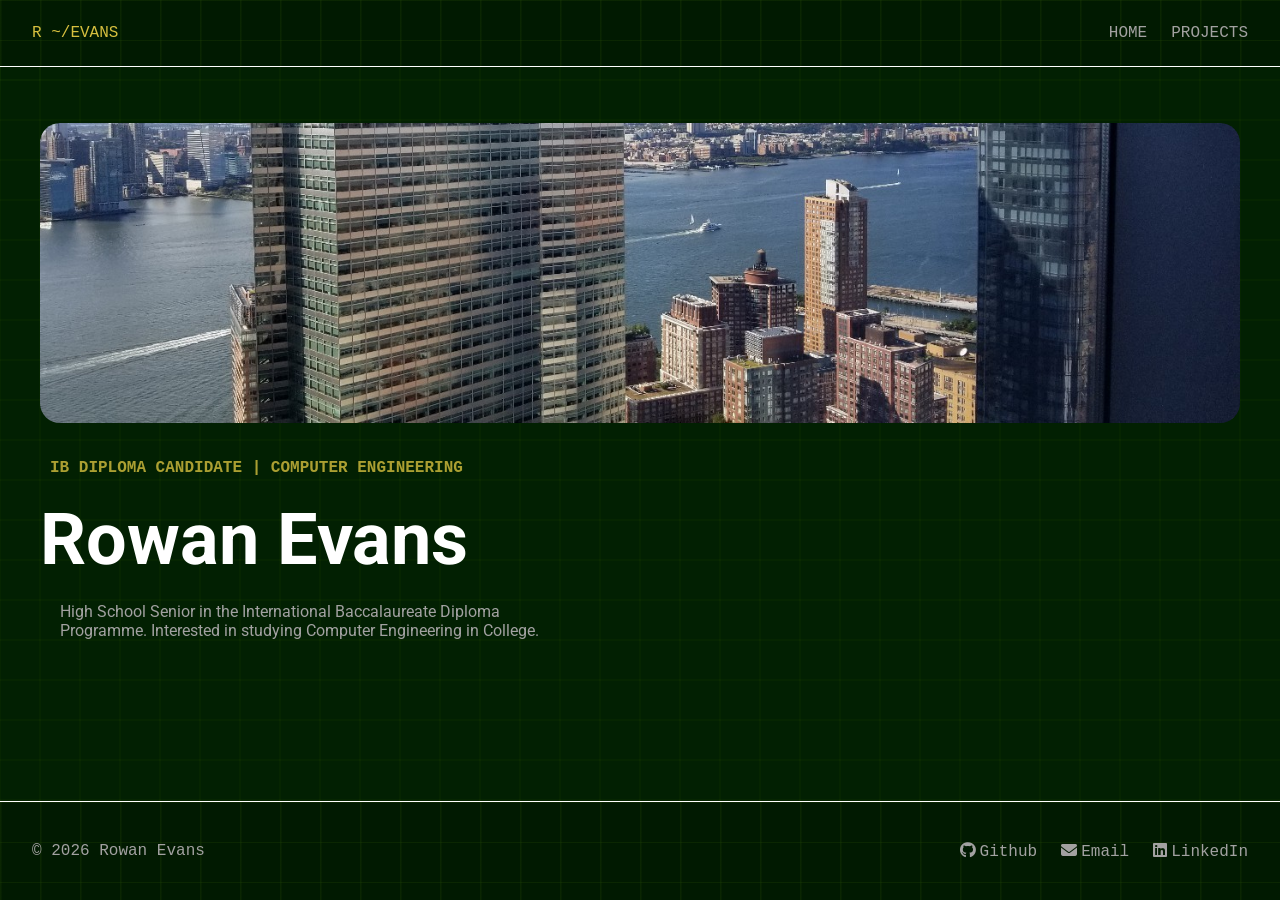
<file: index.html>
<!DOCTYPE html>

<html>
    <head>
         <title>Rowan Evans - Portfolio</title>
         <link rel="stylesheet" href="styles.css">
         <link rel="icon" type="image/png" href="assets/imgs/logo.png">
         <link rel="stylesheet" href="https://cdnjs.cloudflare.com/ajax/libs/font-awesome/6.5.1/css/all.min.css">
         <link rel="preconnect" href="https://fonts.googleapis.com">
         <link rel="preconnect" href="https://fonts.gstatic.com" crossorigin>
         <link href="https://fonts.googleapis.com/css2?family=Roboto:ital,wght@0,100..900;1,100..900&display=swap" rel="stylesheet">
    </head>
    <body>
         <header class="site header">
            <a class="nav-logo mono" href="#">R ~/EVANS</a>
            <nav class="nav-links">
                <a class="nav-text mono" href="#">HOME</a>
                <div class="nav-dropdown mono">
                    <button class="nav-dropdown-trigger nav-text mono" aria-expanded="false" aria-haspopup="true"> PROJECTS</button>
                    <div class="dropdown-menu">
                        <a href="pages/projects/autonomous.html" class="dropdown-item mono"><span class="dropdown-title">Autonomous Flight</span><span class="dropdown-domain">Aerial Autonomy</span></a>
                        <a href="pages/projects/platformer.html" class="dropdown-item mono"><span class="dropdown-title">Platformer</span><span class="dropdown-domain">Game Development</span></a>
                        <a href="pages/projects/tasklist.html" class="dropdown-item mono"><span class="dropdown-title">To-Do List</span><span class="dropdown-domain">Task Management</span></a>
                    </div>
                </div>
                <!--<a class="nav-text mono" href="pages/career.html">CAREER</a>
                <a class="nav-text mono" href="pages/about.html">ABOUT</a>-->
            </nav>
         </header>
         <canvas id="grid"></canvas>
         <main>
            <section class="hero">
                <div class="hero-inner container">
                    <div class="hero-image">
                        <img src ="assets/imgs/newyork.jpeg" alt="New York Skyline">
                    </div>
                    <p class="hero-tag mono">IB DIPLOMA CANDIDATE | COMPUTER ENGINEERING</p>
                    <h1 class="hero-name roboto">Rowan Evans</h1>
                    <p class="hero-desc roboto">High School Senior in the International Baccalaureate Diploma Programme. Interested in studying Computer Engineering in College.</p>
                </div>
            </section>
         </main>
         <footer class="site footer">
                <p class="mono">© 2026 Rowan Evans</p>
                <div class="footer-links">
                    <a href="https://github.com/rowevans?tab=repositories" class="nav-text mono footer-link"><i class="fa-brands fa-github"></i>Github</a>
                    <a href="mailto:raevans2009@gmail.com" class="nav-text mono footer-link"><i class="fa-solid fa-envelope"></i>Email</a>
                    <a href="https://linkedin.com/in/rowanaevans" class="nav-text mono footer-link"><i class="fa-brands fa-linkedin"></i>LinkedIn</a>
                </div>
         </footer>
    </body>
    <script src="script.js"></script>
</html>
</file>
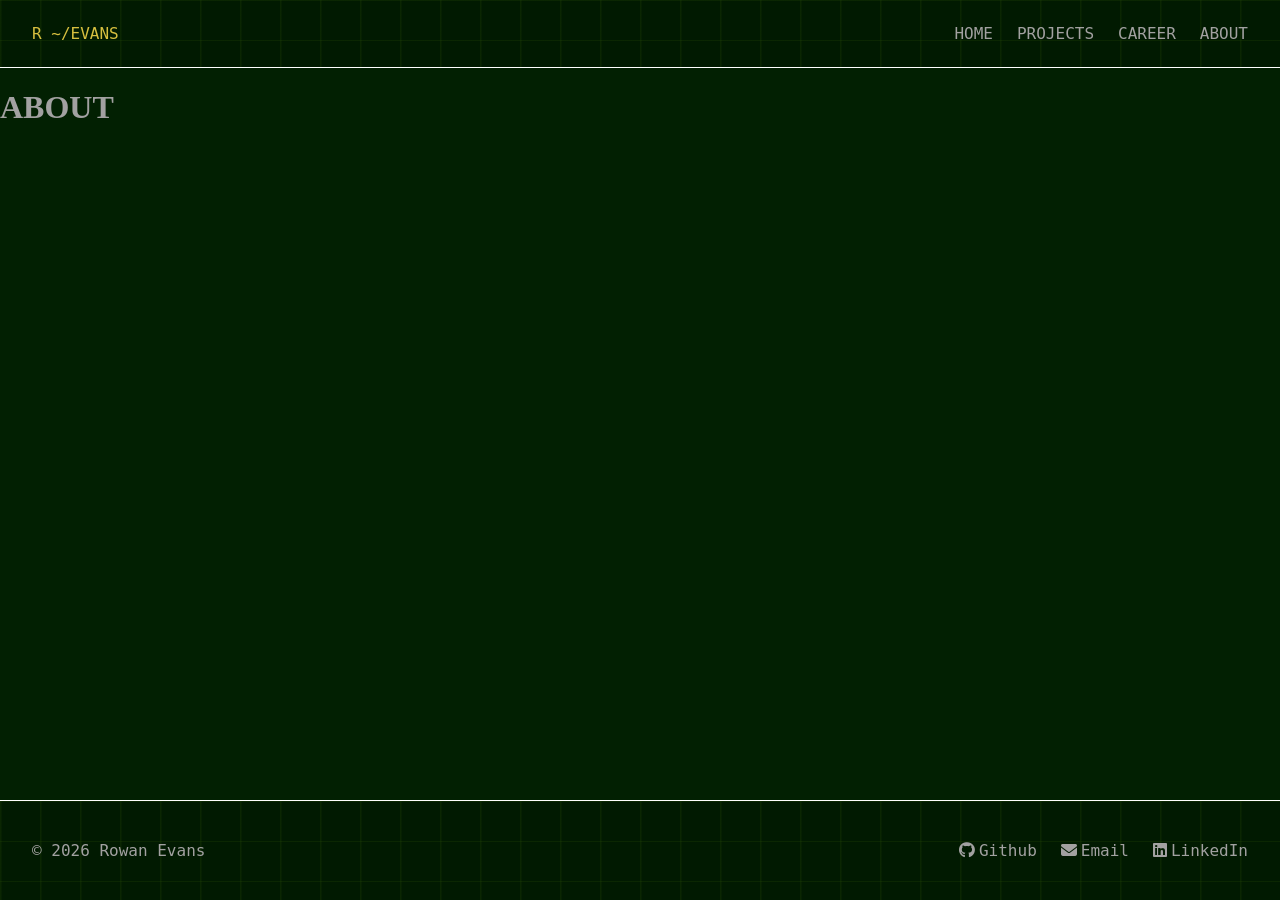
<file: pages/about.html>
<!DOCTYPE html>
<html>
    <head>
        <title> Autonomous Flight </title>
        <link rel="stylesheet" href="../styles.css">
        <link rel="icon" type="image/png" href="../../assets/imgs/logo.png">
        <link rel="stylesheet" href="https://cdnjs.cloudflare.com/ajax/libs/font-awesome/6.5.1/css/all.min.css">
    </head>
    <body>
        <header class="site header">
            <a class="nav-logo mono" href="../index.html">R ~/EVANS</a>
            <nav class="nav-links">
                <a class="nav-text mono" href="../index.html">HOME</a>
                <div class="nav-dropdown mono">
                    <button class="nav-dropdown-trigger nav-text mono" aria-expanded="false" aria-haspopup="true"> PROJECTS</button>
                    <div class="dropdown-menu">
                        <a href="projects/autonomous.html" class="dropdown-item mono"><span class="dropdown-title">Autonomous Flight</span><span class="dropdown-domain">Aerial Autonomy</span></a>
                        <a href="projects/platformer.html" class="dropdown-item mono"><span class="dropdown-title">Platformer</span><span class="dropdown-domain">Game Development</span></a>
                        <a href="projects/tasklist.html" class="dropdown-item mono"><span class="dropdown-title">To-Do List</span><span class="dropdown-domain">Task Management</span></a>
                    </div>
                </div>
                <a class="nav-text mono" href="career.html">CAREER</a>
                <a class="nav-text mono" href="about.html">ABOUT</a>
            </nav>
        </header>
        <main>
            <h1> ABOUT </h1>
        </main>
        <footer class="site footer">
            <p class="mono">© 2026 Rowan Evans</p>
                <div class="footer-links">
                    <a href="https://github.com/rowevans?tab=repositories" class="nav-text mono footer-link"><i class="fa-brands fa-github"></i>Github</a>
                    <a href="mailto:raevans2009@gmail.com" class="nav-text mono footer-link"><i class="fa-solid fa-envelope"></i>Email</a>
                    <a href="https://linkedin.com/in/rowanaevans" class="nav-text mono footer-link"><i class="fa-brands fa-linkedin"></i>LinkedIn</a>
                </div>
        </footer>
    </body>
</html>
</file>
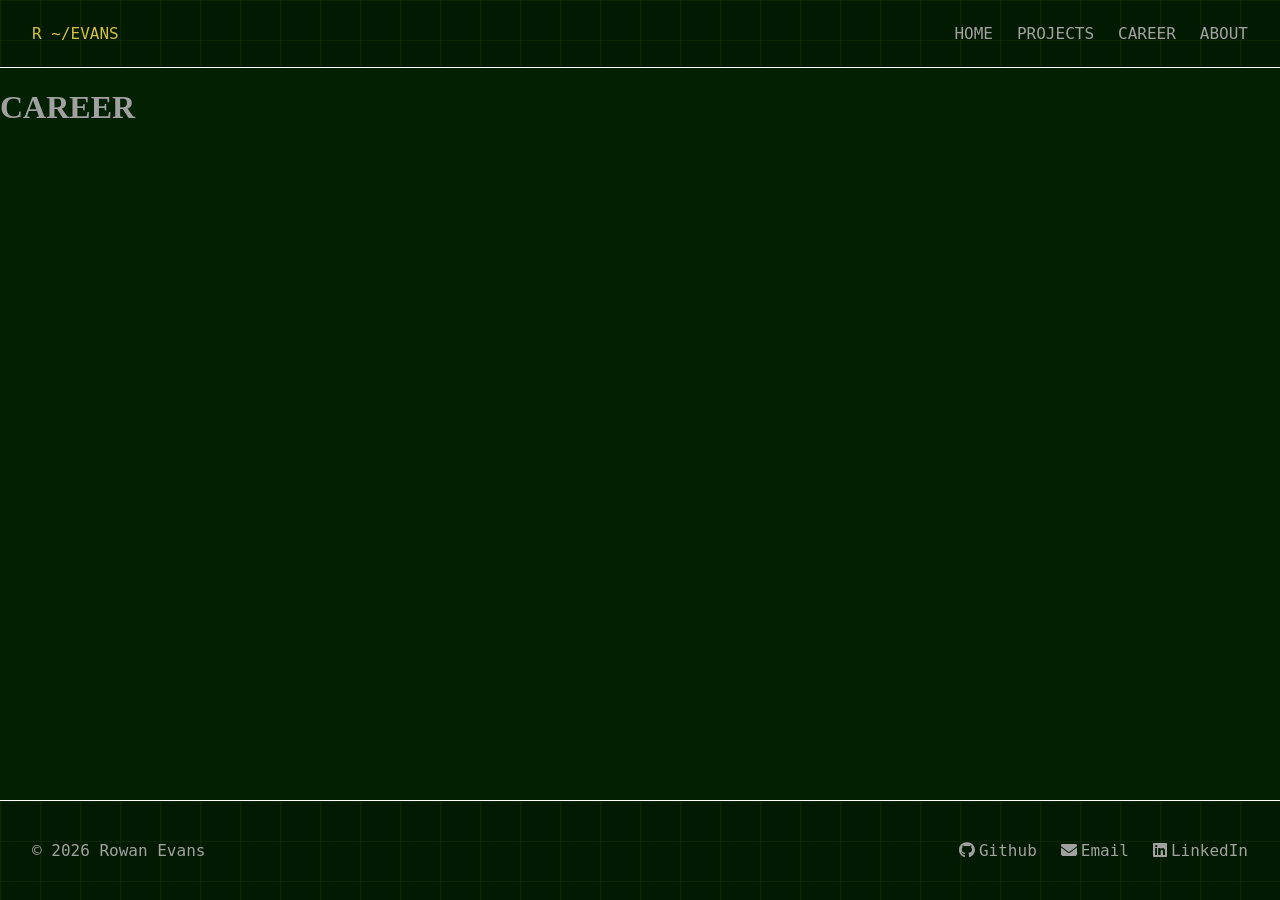
<file: pages/career.html>
<!DOCTYPE html>
<html>
    <head>
        <title> Autonomous Flight </title>
        <link rel="stylesheet" href="../styles.css">
        <link rel="icon" type="image/png" href="../../assets/imgs/logo.png">
        <link rel="stylesheet" href="https://cdnjs.cloudflare.com/ajax/libs/font-awesome/6.5.1/css/all.min.css">
    </head>
    <body>
        <header class="site header">
            <a class="nav-logo mono" href="../index.html">R ~/EVANS</a>
            <nav class="nav-links">
                <a class="nav-text mono" href="../index.html">HOME</a>
                <div class="nav-dropdown mono">
                    <button class="nav-dropdown-trigger nav-text mono" aria-expanded="false" aria-haspopup="true"> PROJECTS</button>
                    <div class="dropdown-menu">
                        <a href="projects/autonomous.html" class="dropdown-item mono"><span class="dropdown-title">Autonomous Flight</span><span class="dropdown-domain">Aerial Autonomy</span></a>
                        <a href="projects/platformer.html" class="dropdown-item mono"><span class="dropdown-title">Platformer</span><span class="dropdown-domain">Game Development</span></a>
                        <a href="projects/tasklist.html" class="dropdown-item mono"><span class="dropdown-title">To-Do List</span><span class="dropdown-domain">Task Management</span></a>
                    </div>
                </div>
                <a class="nav-text mono" href="career.html">CAREER</a>
                <a class="nav-text mono" href="about.html">ABOUT</a>
            </nav>
        </header>
        <main>
            <h1> CAREER </h1>
        </main>
        <footer class="site footer">
            <p class="mono">© 2026 Rowan Evans</p>
                <div class="footer-links">
                    <a href="https://github.com/rowevans?tab=repositories" class="nav-text mono footer-link"><i class="fa-brands fa-github"></i>Github</a>
                    <a href="mailto:raevans2009@gmail.com" class="nav-text mono footer-link"><i class="fa-solid fa-envelope"></i>Email</a>
                    <a href="https://linkedin.com/in/rowanaevans" class="nav-text mono footer-link"><i class="fa-brands fa-linkedin"></i>LinkedIn</a>
                </div>
        </footer>
    </body>
</html>
</file>
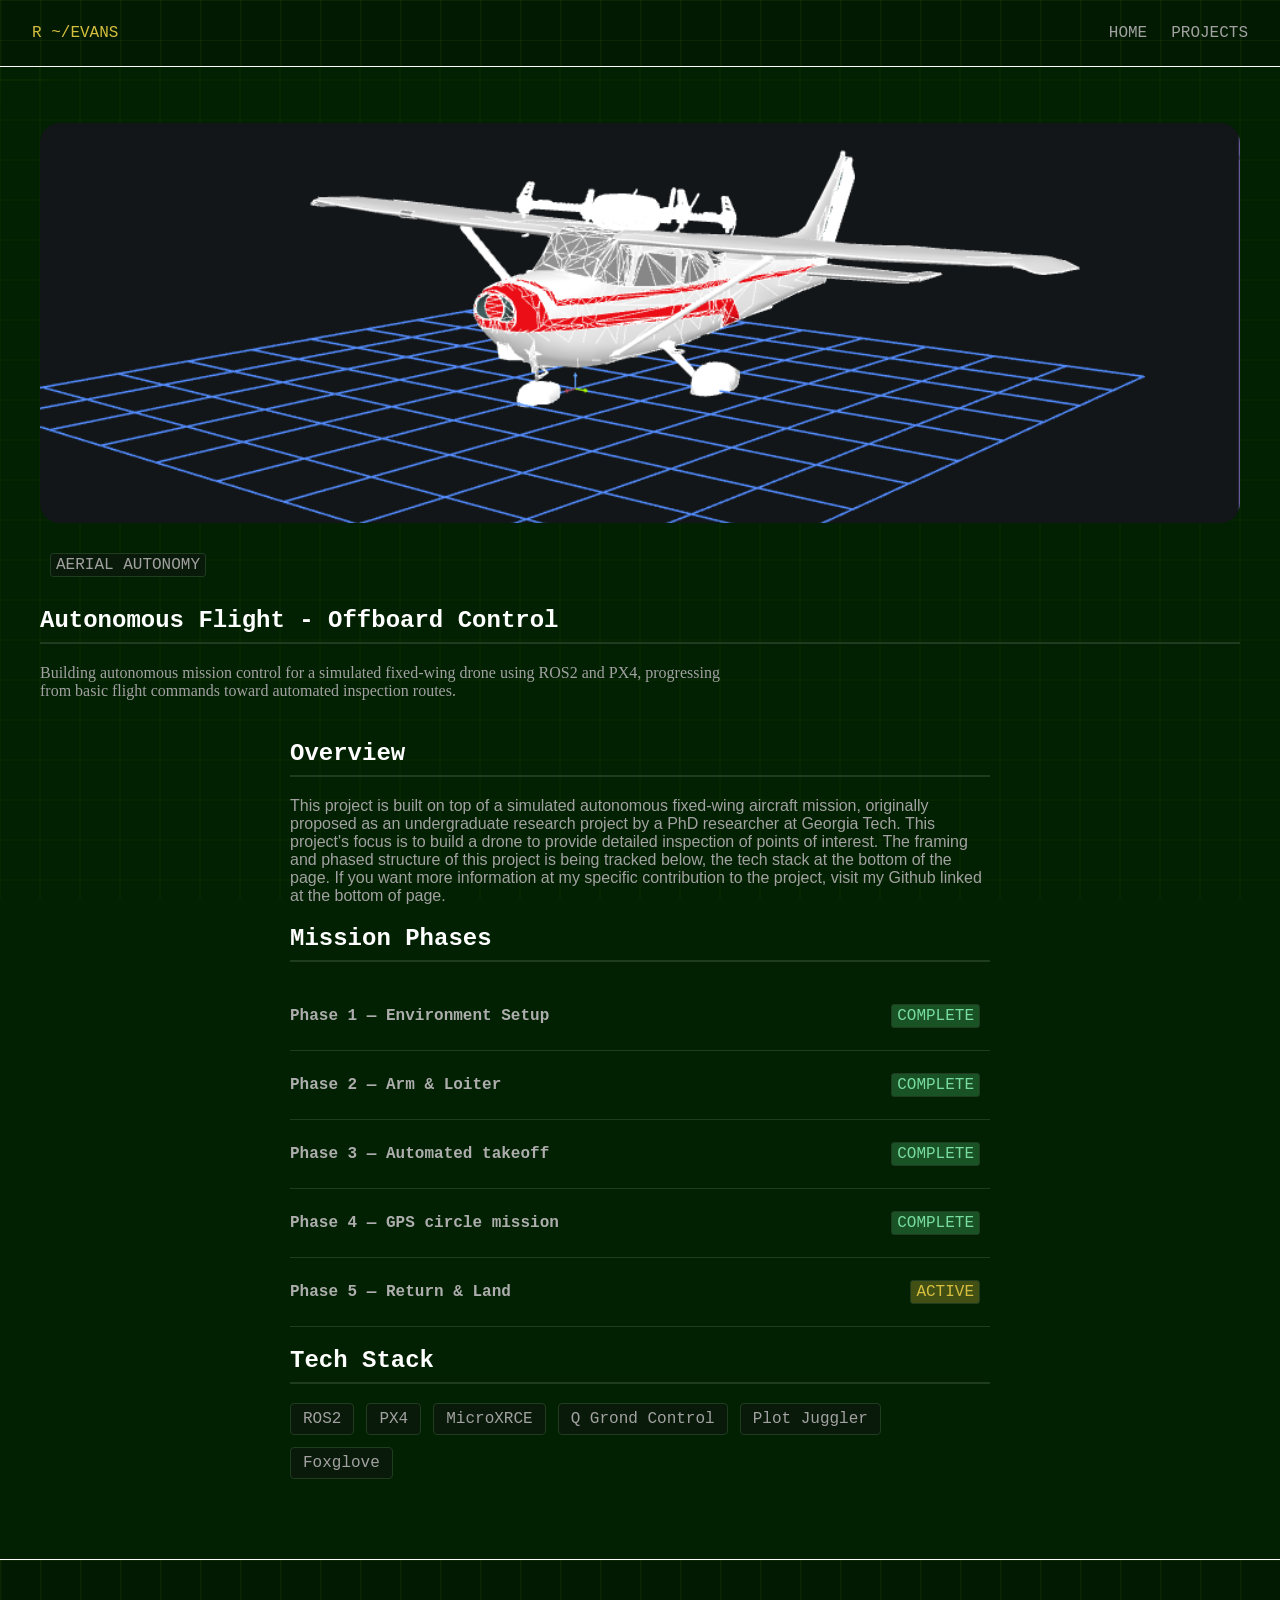
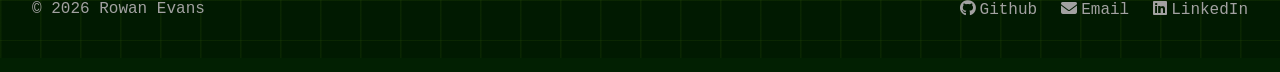
<file: pages/projects/autonomous.html>
<!DOCTYPE html>
<html>
    <head>
        <title> Autonomous Flight </title>
        <link rel="stylesheet" href="../../styles.css">
        <link rel="icon" type="image/png" href="../../assets/imgs/logo.png">
        <link rel="stylesheet" href="https://cdnjs.cloudflare.com/ajax/libs/font-awesome/6.5.1/css/all.min.css">
    </head>
    <body>
        <header class="site header">
            <a class="nav-logo mono" href="../../index.html">R ~/EVANS</a>
            <nav class="nav-links">
                <a class="nav-text mono" href="../../index.html">HOME</a>
                <div class="nav-dropdown mono">
                    <button class="nav-dropdown-trigger nav-text mono" aria-expanded="false" aria-haspopup="true"> PROJECTS</button>
                    <div class="dropdown-menu">
                        <a href="autonomous.html" class="dropdown-item mono"><span class="dropdown-title">Autonomous Flight</span><span class="dropdown-domain">Aerial Autonomy</span></a>
                        <a href="platformer.html" class="dropdown-item mono"><span class="dropdown-title">Platformer</span><span class="dropdown-domain">Game Development</span></a>
                        <a href="tasklist.html" class="dropdown-item mono"><span class="dropdown-title">To-Do List</span><span class="dropdown-domain">Task Management</span></a>
                    </div>
                </div>
                <!--<a class="nav-text mono" href="../career.html">CAREER</a>
                <a class="nav-text mono" href="../about.html">ABOUT</a>-->
            </nav>
        </header>
        <canvas id="grid"></canvas>
        <main class="project-page">
            <section class="project-hero">
                <div class="hero-inner container">
                    <div class="project-image">
                        <img src="../../assets/imgs/autonomous-flight-foxglove.png" alt="Foxglove image of data">
                    </div>
                    <p class="project-tag mono">Aerial Autonomy</p>
                    <h1 class="project-title mono">Autonomous Flight - Offboard Control</h1>
                    <p class="project-summary" roboto>Building autonomous mission control for a simulated fixed-wing drone using ROS2 and PX4, progressing from basic flight commands toward automated inspection routes.</p>
                </div>
            </section>

            <section class="project-overview">
                <div class="container narrow">
                    <h2 class="overview-title mono">Overview</h2>
                    <p class="roboto">This project is built on top of a simulated autonomous fixed-wing aircraft mission, originally proposed as an undergraduate research project by a PhD researcher at Georgia Tech. This project's focus is to build a drone to provide detailed inspection of points of interest. The framing and phased structure of this project is being tracked below, the tech stack at the bottom of the page. If you want more information at my specific contribution to the project, visit my Github linked at the bottom of page.</p>
                </div>
            </section>

            <section class="project-phases">
                <div class="container narrow">
                    <h2 class="phase-title mono">Mission Phases</h2>
                    <ul class="phase-list">
                        <li class="phase-item">
                            <span class="phase-name mono">Phase 1 — Environment Setup</span>
                            <span class="phase-status mono status-complete">Complete</span>
                        </li>
                        <li class="phase-item">
                            <span class="phase-name mono">Phase 2 — Arm & Loiter</span>
                            <span class="phase-status mono status-complete">Complete</span>
                        </li>
                        <li class="phase-item">
                            <span class="phase-name mono">Phase 3 — Automated takeoff</span>
                            <span class="phase-status mono status-complete">Complete</span>
                        </li>
                        <li class="phase-item">
                            <span class="phase-name mono">Phase 4 — GPS circle mission</span>
                            <span class="phase-status mono status-complete">Complete</span>
                        </li>
                        <li class="phase-item">
                            <span class="phase-name mono">Phase 5 — Return & Land</span>
                            <span class="phase-status mono status-active">Active</span>
                        </li>
                    </ul>
                </div>
            </section>

            <section class="project-tech">
                <div class="container narrow">
                    <h2 class="tech-title mono">Tech Stack</h2>
                    <ul class="tech-list">
                        <li class="tech-item mono">ROS2<span class="tooltip">Robot Operating System 2 (ROS2) — a middleware framework for building robotics software, providing tools for communication between different parts of a robot's system</span></li>
                        <li class="tech-item mono">PX4<span class="tooltip"> An open-source flight control software stack for drones and other autonomous vehicles, handling low-level stabilization and flight commands.</span></li>
                        <li class="tech-item mono">MicroXRCE<span class="tooltip">Micro XRCE-DDS — a lightweight communication bridge that lets resource-constrained devices (like flight controllers) talk to ROS2 using the DDS messaging standard.</span></li>
                        <li class="tech-item mono">Q Grond Control<span class="tooltip">A ground control station app for planning, monitoring, and controlling drone missions in real time, compatible with PX4 and ArduPilot.</span></li>
                        <li class="tech-item mono">Plot Juggler<span class="tooltip">A tool for visualizing time-series data from logs or live streams, commonly used to inspect and debug robotics telemetry.</span></li>
                        <li class="tech-item mono">Foxglove<span class="tooltip">A visualization and debugging platform for robotics data, letting you inspect 3D scenes, sensor feeds, and logged or live ROS data.</span></li>
                    </ul>
                </div>
            </section>
        </main>
        <footer class="site footer">
            <p class="mono">© 2026 Rowan Evans</p>
                <div class="footer-links">
                    <a href="https://github.com/rowevans?tab=repositories" class="nav-text mono footer-link"><i class="fa-brands fa-github"></i>Github</a>
                    <a href="mailto:raevans2009@gmail.com" class="nav-text mono footer-link"><i class="fa-solid fa-envelope"></i>Email</a>
                    <a href="https://linkedin.com/in/rowanaevans" class="nav-text mono footer-link"><i class="fa-brands fa-linkedin"></i>LinkedIn</a>
                </div>
        </footer>
    </body>
    <script src="../../script.js"></script>
</html>
</file>
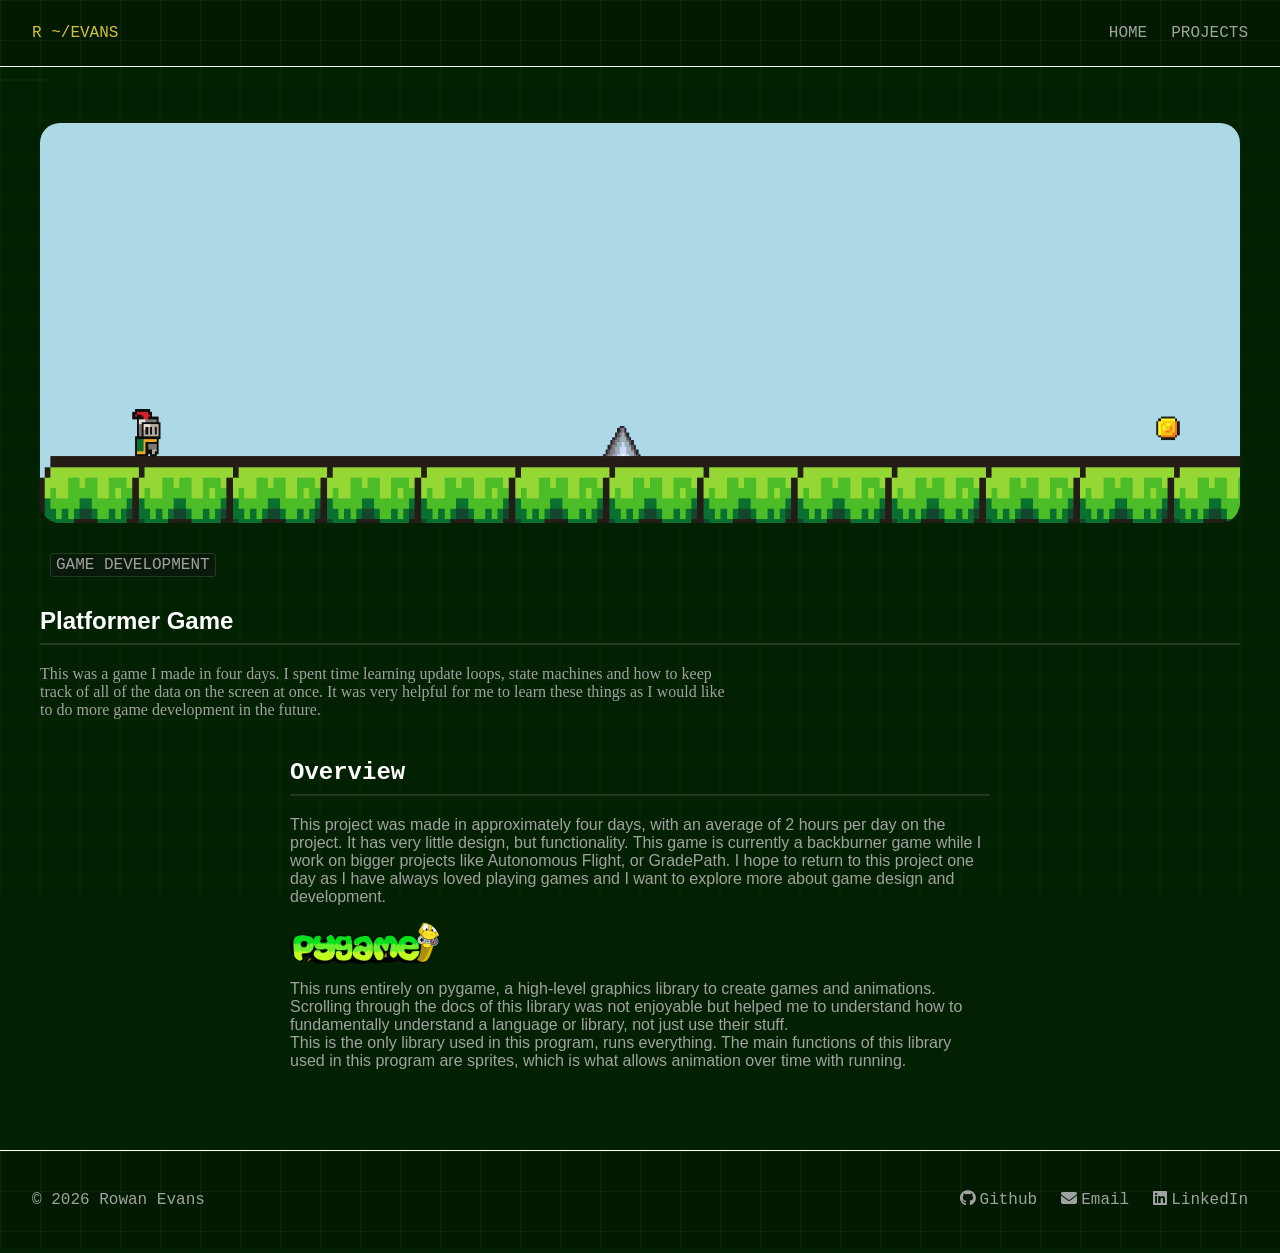
<file: pages/projects/platformer.html>
<!DOCTYPE html>
<html>
    <head>
        <title> Autonomous Flight </title>
        <link rel="stylesheet" href="../../styles.css">
        <link rel="icon" type="image/png" href="../../assets/imgs/logo.png">
        <link rel="stylesheet" href="https://cdnjs.cloudflare.com/ajax/libs/font-awesome/6.5.1/css/all.min.css">
    </head>
    <body>
        <header class="site header">
            <a class="nav-logo mono" href="../../index.html">R ~/EVANS</a>
            <nav class="nav-links">
                <a class="nav-text mono" href="../../index.html">HOME</a>
                <div class="nav-dropdown mono">
                    <button class="nav-dropdown-trigger nav-text mono" aria-expanded="false" aria-haspopup="true"> PROJECTS</button>
                    <div class="dropdown-menu">
                        <a href="autonomous.html" class="dropdown-item mono"><span class="dropdown-title">Autonomous Flight</span><span class="dropdown-domain">Aerial Autonomy</span></a>
                        <a href="platformer.html" class="dropdown-item mono"><span class="dropdown-title">Platformer</span><span class="dropdown-domain">Game Development</span></a>
                        <a href="tasklist.html" class="dropdown-item mono"><span class="dropdown-title">To-Do List</span><span class="dropdown-domain">Task Management</span></a>
                    </div>
                </div>
                <!--<a class="nav-text mono" href="../career.html">CAREER</a>
                <a class="nav-text mono" href="../about.html">ABOUT</a>-->
            </nav>
        </header>
        <canvas id="grid"></canvas>
        <main class="project-page">
            <section class="project-hero">
                <div class="hero-inner container">
                    <div class="project-image">
                        <img src="../../assets/imgs/platfomer.png" alt="Platformer game">
                    </div>
                    <p class="project-tag mono">Game Development</p>
                    <h1 class="project-title roboto">Platformer Game</h1>
                    <p class="project-summary" roboto>This was a game I made in four days. I spent time learning update loops, state machines and how to keep track of all of the data on the screen at once. It was very helpful for me to learn these things as I would like to do more game development in the future.</p>
                </div>
            </section>

            <section class="project-overview">
                <div class="container narrow">
                    <h2 class="mono overview-title">Overview</h2>
                    <p class="roboto">This project was made in approximately four days, with an average of 2 hours per day on the project. It has very little design, but functionality. This game is currently a backburner game while I work on bigger projects like Autonomous Flight, or GradePath. I hope to return to this project one day as I have always loved playing games and I want to explore more about game design and development.</p>
                </div>
            </section>
            
            <section class="project-breakdown">
                <div class="container narrow">
                    <div class="stack-image">
                        <img src="../../assets/imgs/pygame_logo.png" alt="Pygame logo">
                    </div>
                    <p class="roboto"> This runs entirely on pygame, a high-level graphics library to create games and animations. Scrolling through the docs of this library was not enjoyable but helped me to understand how to fundamentally understand a language or library, not just use their stuff. <br> This is the only library used in this program, runs everything. The main functions of this library used in this program are sprites, which is what allows animation over time with running.</p>
                </div>
            </section>
            
        </main>
        <footer class="site footer">
            <p class="mono">© 2026 Rowan Evans</p>
                <div class="footer-links">
                    <a href="https://github.com/rowevans?tab=repositories" class="nav-text mono footer-link"><i class="fa-brands fa-github"></i>Github</a>
                    <a href="mailto:raevans2009@gmail.com" class="nav-text mono footer-link"><i class="fa-solid fa-envelope"></i>Email</a>
                    <a href="https://linkedin.com/in/rowanaevans" class="nav-text mono footer-link"><i class="fa-brands fa-linkedin"></i>LinkedIn</a>
                </div>
        </footer>
    </body>
    <script src="../../script.js"></script>
</html>
</file>
<file: styles.css>
body {
    background: rgb(2, 32, 2);
    color: rgb(162, 161, 161);
    display: flex;
    flex-direction: column;
    min-height: 100vh;
    margin: 0px;
}

main {
    flex: 1;
}

.mono {
    font-family: "Ubuntu Mono", monospace;
    font-weight: 400;
    font-style: normal;
}

.roboto {
    font-family: "Roboto", sans-serif;
}

img {
    width: 100%;
    height: 100%;
    object-fit: cover;
    display: block;
}

.site {
    background: rgb(1, 26, 1);
    background-image: 
        linear-gradient(#3b61062b 1px, transparent 1px),
        linear-gradient(90deg, #3b61062b 1px, transparent 2px);
    background-size: 40px 40px;
    margin: 0px;
    display: flex;
    justify-content: space-between;
    align-items: center;
    flex-wrap: wrap;
    padding: 1.5rem 2rem 1.5rem;
}

.header{
    border-bottom: 1px solid white;
}

.nav-links {
    display: flex;
    gap: 1.5rem;
}

.nav-text {
    text-decoration: none;
    color: rgb(162, 161, 161);
}

.nav-text:hover {
    color: white;
}

.nav-logo {
    text-decoration: none;
    color: rgb(214, 191, 63);
}

.footer-link:hover {
    text-decoration: underline;
}

.nav-text i {
    margin-right: 4px;
}

.nav-dropdown {
    position: relative;
}

.nav-dropdown-trigger {
    color: rgb(162, 161, 161);
    background: none;
    border: none;
    cursor: pointer;
    font-size: 1rem;
    padding: 0;
}

.dropdown-menu {
    position: absolute;
    top: calc(100% + 12px);
    left: 50%;
    transform: translate(-50%);
    margin-top: 0.5rem;
    background: #0A1A0A;
    list-style: none;
    padding: 0.5rem;
    min-width: 280px;
    border: 1px solid #203c20 ;
    border-radius:10px;
    z-index: 2;
    transition: opacity 0.3s ease, visibility 0.3s ease;
    opacity: 0;
    visibility: hidden;
}

.dropdown-menu.open {
    opacity: 1;
    visibility: visible;
}

.nav-dropdown:hover .dropdown-menu {
    opacity: 1;
    visibility: visible;
}

.dropdown-menu li {
    padding: 0.5rem 1rem;
}

.dropdown-menu a {
    display: block;
}

.dropdown-item {
    text-decoration: none;
    color: white;
    width: 100%;
    display: flex;
    flex-direction: column;
    padding: 5px;
}

.dropdown-item:hover {
    background: rgba(112, 112, 112, 0.5);
    border-radius: 5px; 
}

.dropdown-item:hover .dropdown-title {
    color: rgb(216, 193, 60);
}

.dropdown-title {
    display:block;
    color: white;
    font-size: 1rem;
}

.dropdown-domain {
    display:block;
    color: rgb(162, 161, 161);
    text-transform: uppercase;
    font-size: 12px;
    padding-inline: 3px;
}

.footer {
    margin-top: 64px;
    border-top: 1px solid white;
    width: 100%;
    box-sizing: border-box;
}

.footer-links {
    display: flex;
    gap: 1.5rem;
}

.container {
    width: 100%;
    max-width: 1200px;
    margin-inline: auto;
}

#grid {
    position: fixed;
    top: 0;
    left: 0;
    z-index: -1;
}

.hero {
    position: relative;
    display: flex;
    align-items: center;
    padding-top: 56px;
    overflow: hidden;
}

.hero-inner {
    display: flex;
    flex-direction: column;
    align-items: left;
    padding-left: 20px;
    padding-right: 20px;
    gap: 20px;
    z-index: 1;
}

.hero-image {
    width: 100%;
    max-width: 1200px;
    height: auto;
    max-height: 400px;
}

.hero-image img {
    border-radius: 20px;
}

.hero-tag {
    padding-inline: 10px;
    font-weight: 700;
    font-size: clamp(1rem, 1.25vw, 1.5rem);
    margin-bottom: 0px;
    color: rgba(214, 191, 63, 0.8);
}


.hero-name {
    margin: 0px;
    color: white;
    font-size: clamp(2.5rem, 6vw, 4.5rem)
}

.hero-desc {
    margin: 0px;
    width: 500px;
    padding-inline: 20px;
}

.project-hero {
    display: flex;  
    flex-direction: column;
    margin: 0px;
    margin-top: 56px;
}

.project-tag {
    display: inline;
    font-size: 1rem;
    text-transform: uppercase;
    padding: 2px;
    padding-inline:5px;
    margin: 10px;
    background: #0A1A0A;
    border: 1px solid #203c20;
    border-radius: 3px;
    width: fit-content;
}

.project-title {
    color: white;
    font-weight: 700;
    position: relative;
    left: 0;
    margin: 0;
    padding: 0;
    padding-bottom: 8px;;
    border-bottom: 2px solid #203c20;
}

.project-summary {
    padding: 0;
    margin: 0;
    margin-bottom: 20px;
    max-width: 700px;
}

.project-image {
    width: 100%;
    max-width: 1200px;
    height: 400px;
}

.project-image img {
    border-radius: 20px;
}

.narrow {
    max-width: 700px;
    margin-inline: auto;
}

.overview-title {
    color: white;
    font-weight: 700;
    padding-bottom: 8px;
    border-bottom: 2px solid #203c20;  
}

.phase-title {
    color: white;
    font-weight: 700;
    padding-bottom: 8px;;
    border-bottom: 2px solid #203c20;
}

.phase-list {
    list-style: none;
    padding: 0;
}

.phase-name {
    color: rgb(173, 173, 173);
    font-weight: 700;
    
}

.phase-item {
    display: flex;
    justify-content: space-between;
    align-items: center;
    padding: 12px 0;
    border-bottom: 1px solid #203c20
}

.phase-status {
    display: inline;
    font-size: 1rem;
    text-transform: uppercase;
    padding: 2px;
    padding-inline:5px;
    margin: 10px;
    border: 1px solid #203c20;
    border-radius: 3px;
    width: auto;
}

.status-complete {
  background: rgba(80, 200, 120, 0.3);
  color: rgb(120, 220, 160);
}
.status-active {
  background: rgba(214, 191, 63, 0.3);
  color: rgb(214, 191, 63);
}
.status-inactive {
  background: rgba(162, 161, 161, 0.3);
  color: rgb(162, 161, 161);
}

.tech-title {
    color: white;
    font-weight: 700;
    padding-bottom: 8px;;
    border-bottom: 2px solid #203c20;
}

.tech-list {
    list-style: none;
    padding: 0;
    display: flex;
    flex-wrap: wrap;
    gap: 12px;
}

.tech-item {
    display: flex;
    align-items: center;
    gap: 6px;
    padding: 6px 12px;
    border: 1px solid #203c20;
    border-radius: 4px;
    background: #0A1A0A;
    position: relative;
}

.tooltip {
    display: none;
    position: absolute;
    bottom: 100%;
    left: 50%;
    transform: translateX(-50%);
    margin-bottom: 9px;
    background: #0A1A0A;
    border: 1px solid #203c20;
    border-radius: 4px;
    padding: 8px 12px;
    width: 200px;
    font-size: 0.85rem;
    color: rgb(162, 161, 161);
    z-index: 10;
}

.tech-item:hover .tooltip {
    display: block;
}

.project-breakdown {
    position: relative;
}

.stack-image {
    width: 100%;
    max-width: 150px;
    height: 100%;
}

.stack-image img {
    border-radius: 20px;
}
</file>
